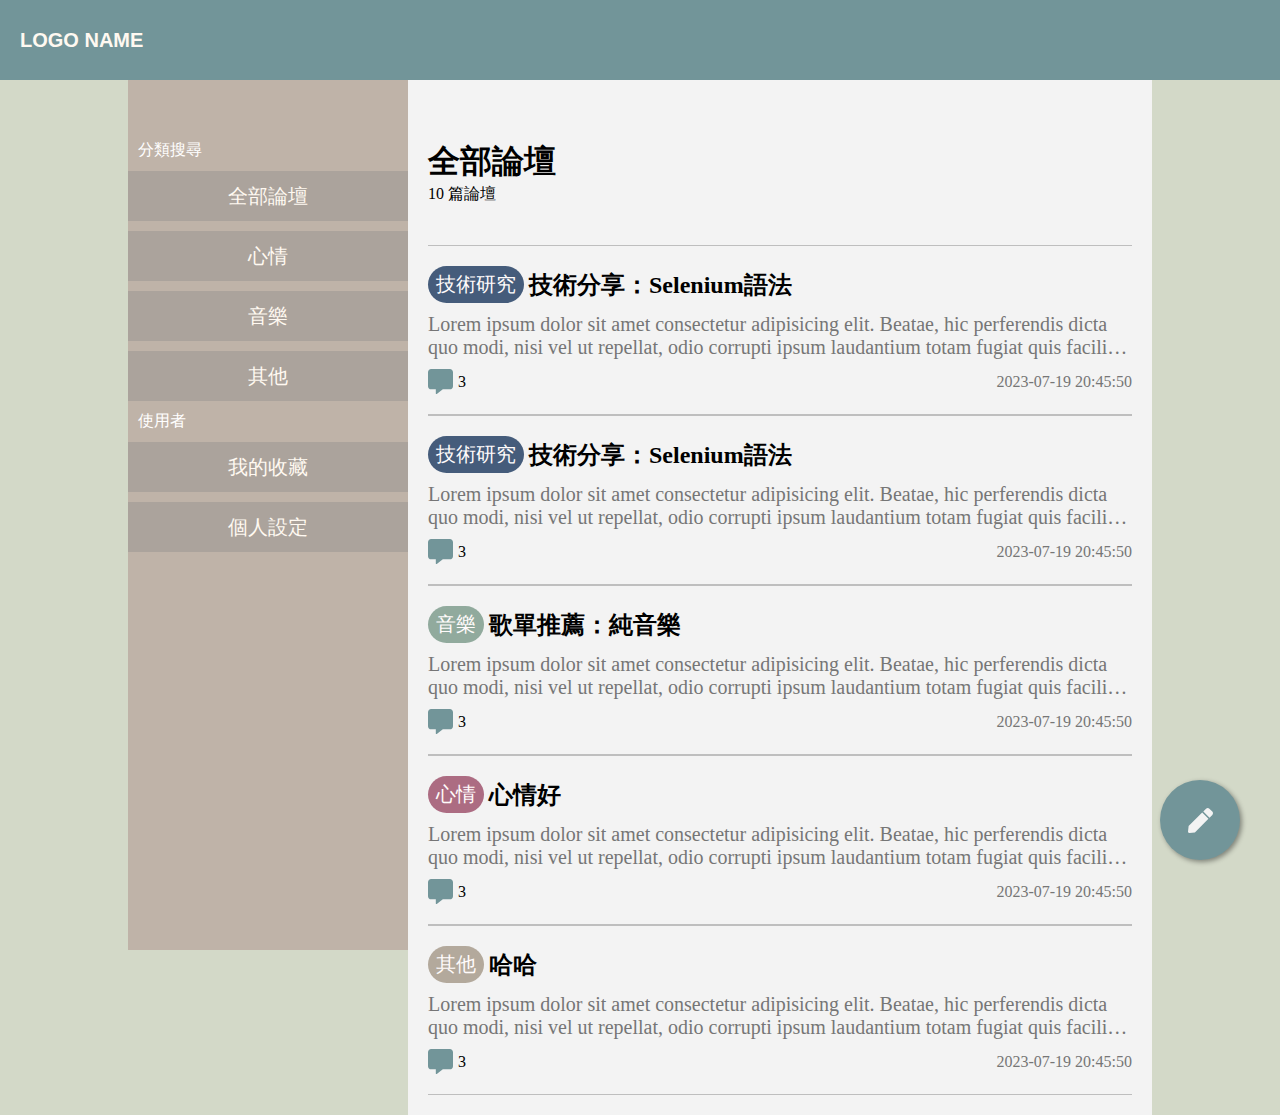
<file: index.html>
<!DOCTYPE html>
<html lang="en">
<head>
    <meta charset="UTF-8">
    <meta name="viewport" content="width=device-width, initial-scale=1.0">
    <title>全部論壇</title>
    <link rel = 'stylesheet' href="index.css">
</head>
<body>
    <div class="header">
        <p class = 'header_title'>
            LOGO NAME
        </p>
    </div>
    <div class="container">
        <div class="midbar">
            <p class="sub">分類搜尋</p>
            <a href="index.html">
                <div class = "color_lump1">
                    <p class = 'option'>
                        全部論壇
                    </p>
                </div>
            </a>
            <div class = "color_lump1">
                <p class = 'option'>
                    心情
                </p>
            </div>
            <div class = "color_lump1">
                <p class = 'option'>
                    音樂
                </p>
            </div>
            <div class = "color_lump1">
                <p class = 'option'>
                    其他
                </p>
            </div>
            <p class="sub">使用者</p>
            <div class = "color_lump1">
                <p class = 'option'>
                    我的收藏
                </p>
            </div>
            <div class = "color_lump1">
                <p class = 'option'>
                    個人設定
                </p>
            </div>
        </div>
        <div class="subjects">
            <div class="title">
                <h1>全部論壇</h1>
                <p>10 篇論壇</p>
            </div>
            
            <div class="lists">
                <a href="artical.html">
                    <div class="list">
                        <h2><span class="classes">技術研究</span>技術分享：Selenium語法</h2>
                        <p class="content">
                            Lorem ipsum dolor sit amet consectetur adipisicing elit. Beatae, hic perferendis dicta quo modi, nisi vel ut repellat, odio corrupti ipsum laudantium totam fugiat quis facilis earum. Odio, aliquid doloremque.
                            Lorem ipsum dolor sit amet consectetur adipisicing elit. Tenetur maxime, nesciunt cum voluptate ratione architecto nemo at alias saepe quae amet, iste aut quibusdam! Illum cum sed inventore debitis aut!
                        </p>
                        <div class="comments">
                            <div class="comment">
                                <img src="./img/comment-alt.svg" alt="">
                                <p>3</p>
                            </div>
                            <p class="date">2023-07-19 20:45:50</p>
                        </div>
                    </div>
                </a>
                <a href="artical.html">
                    <div class="list">
                        <h2><span class="classes">技術研究</span>技術分享：Selenium語法</h2>
                        <p class="content">
                            Lorem ipsum dolor sit amet consectetur adipisicing elit. Beatae, hic perferendis dicta quo modi, nisi vel ut repellat, odio corrupti ipsum laudantium totam fugiat quis facilis earum. Odio, aliquid doloremque.
                            Lorem ipsum dolor sit amet consectetur adipisicing elit. Tenetur maxime, nesciunt cum voluptate ratione architecto nemo at alias saepe quae amet, iste aut quibusdam! Illum cum sed inventore debitis aut!
                        </p>
                        <div class="comments">
                            <div class="comment">
                                <img src="./img/comment-alt.svg" alt="">
                                <p>3</p>
                            </div>
                            <p class="date">2023-07-19 20:45:50</p>
                        </div>
                    </div>
                </a>
                <a href="artical.html">
                    <div class="list">
                        <h2><span class="classes music">音樂</span>歌單推薦：純音樂</h2>
                        <p class="content">
                            Lorem ipsum dolor sit amet consectetur adipisicing elit. Beatae, hic perferendis dicta quo modi, nisi vel ut repellat, odio corrupti ipsum laudantium totam fugiat quis facilis earum. Odio, aliquid doloremque.
                            Lorem ipsum dolor sit amet consectetur adipisicing elit. Tenetur maxime, nesciunt cum voluptate ratione architecto nemo at alias saepe quae amet, iste aut quibusdam! Illum cum sed inventore debitis aut!
                        </p>
                        <div class="comments">
                            <div class="comment">
                                <img src="./img/comment-alt.svg" alt="">
                                <p>3</p>
                            </div>
                            <p class="date">2023-07-19 20:45:50</p>
                        </div>
                    </div>
                </a>
                <a href="artical.html">
                    <div class="list">
                        <h2><span class="classes mood">心情</span>心情好</h2>
                        <p class="content">
                            Lorem ipsum dolor sit amet consectetur adipisicing elit. Beatae, hic perferendis dicta quo modi, nisi vel ut repellat, odio corrupti ipsum laudantium totam fugiat quis facilis earum. Odio, aliquid doloremque.
                            Lorem ipsum dolor sit amet consectetur adipisicing elit. Tenetur maxime, nesciunt cum voluptate ratione architecto nemo at alias saepe quae amet, iste aut quibusdam! Illum cum sed inventore debitis aut!
                        </p>
                        <div class="comments">
                            <div class="comment">
                                <img src="./img/comment-alt.svg" alt="">
                                <p>3</p>
                            </div>
                            <p class="date">2023-07-19 20:45:50</p>
                        </div>
                    </div>
                </a>
                <a href="artical.html">
                    <div class="list">
                        <h2><span class="classes other">其他</span>哈哈</h2>
                        <p class="content">
                            Lorem ipsum dolor sit amet consectetur adipisicing elit. Beatae, hic perferendis dicta quo modi, nisi vel ut repellat, odio corrupti ipsum laudantium totam fugiat quis facilis earum. Odio, aliquid doloremque.
                            Lorem ipsum dolor sit amet consectetur adipisicing elit. Tenetur maxime, nesciunt cum voluptate ratione architecto nemo at alias saepe quae amet, iste aut quibusdam! Illum cum sed inventore debitis aut!
                        </p>
                        <div class="comments">
                            <div class="comment">
                                <img src="./img/comment-alt.svg" alt="">
                                <p>3</p>
                            </div>
                            <p class="date">2023-07-19 20:45:50</p>
                        </div>
                    </div>
                </a>
                
                
            </div>
        </div>
        <div id="btn">
            <img src="./img/pen.svg" alt="" width="25px" height="25px">
        </div>
    </div>
    <div id="alert">
        <div class="alert_content">
            <div class="title">
                <h1>發表新論壇</h1>
                <h1 class="close" id="close">×</h1>
            </div>
            <form id="ComSub" onsubmit="return CheckForm();">
                <h2>論壇分類</h2>
                <div class="radios">
                    <input type="radio" id="mood" name="fav_language" value="mood">
                    <label for="mood">心情</label><br>
                    <input type="radio" id="music" name="fav_language" value="music">
                    <label for="music">音樂</label><br>
                    <input type="radio" id="other" name="fav_language" value="other">
                    <label for="other">其他</label>
                </div>
                <h2>論壇主題</h2>
                <input type="text" id="subject" name="subject">
                <h2>論壇內容</h2>
                <textarea id="content" name="content"></textarea>
                <div class="btns">
                    <button id="btn_cancel">取消</button>
                    <button id="btn_submit">送出</button>
                </div>
            </form>
        </div>
    </div>
</body>
<script src="https://cdnjs.cloudflare.com/ajax/libs/jquery/3.7.0/jquery.min.js"></script>
<script>
    
    $("#btn").click(
        function(){
            $("#alert").css("top","0");
        }
    );
    $("#close").click(
        function(){
            $("#alert").css("top","-100%");
        }
    );
    $("#btn_cancel").click(
        function(){
            $("#alert").css("top","-100%");
            return false;
        }
    );

    function CheckForm(){
        const formElement = document.getElementById('ComSub');
        const newSubject = formElement[3].value;
        const newComment = formElement[4].value;
        const music = document.getElementById("music").checked;
        const mood = document.getElementById("mood").checked;
        const other = document.getElementById("other").checked;

        if (music == false && mood == false && other == false){
            
            alert("請選擇主題");
            return false;
        }else if(newSubject == "" || newComment == ""){
            
            alert("請輸入內文");
            return false;
        }else{
            return true;
        }
}
</script>
</html>
</file>
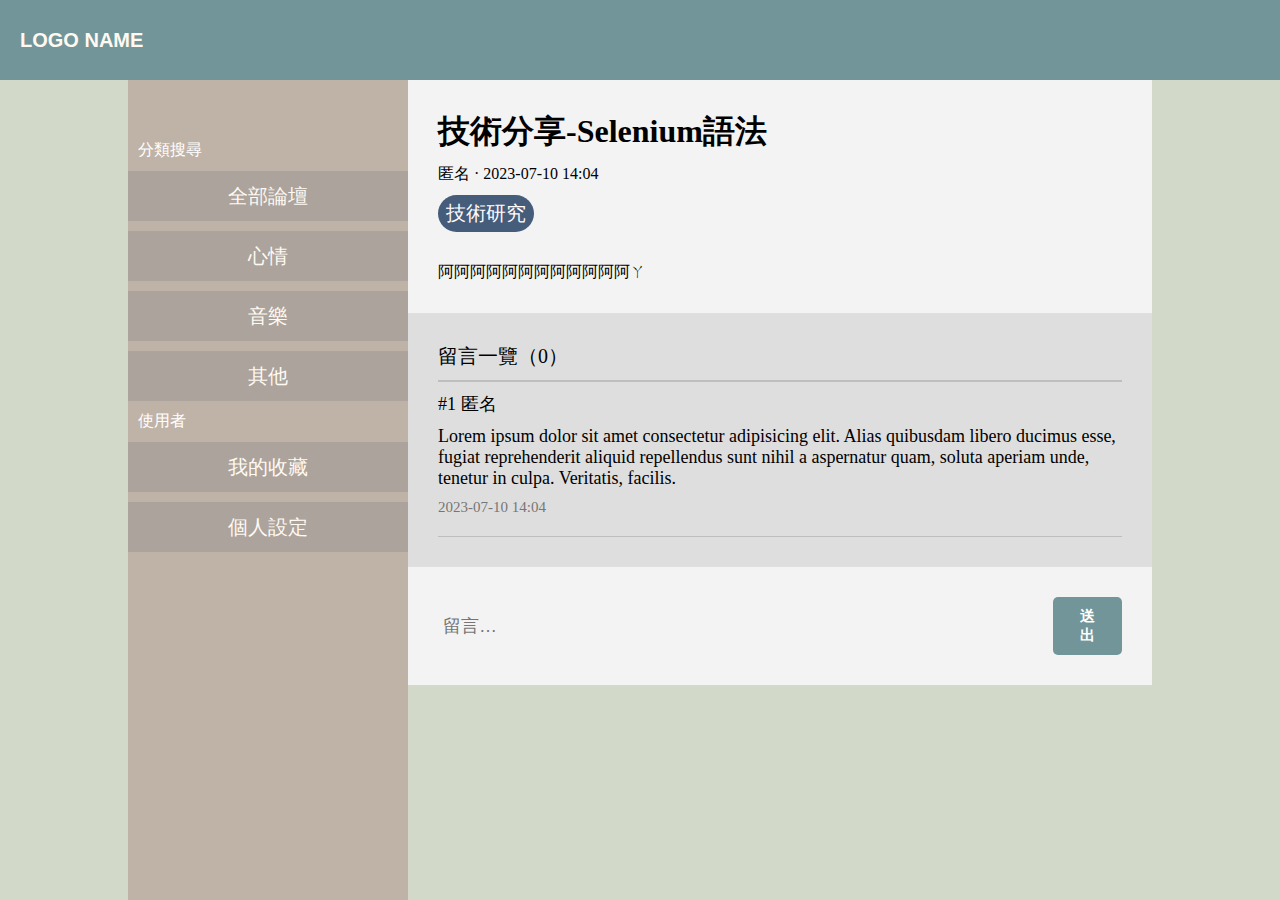
<file: artical.html>
<!DOCTYPE html>
<html lang="en">
<head>
    <meta charset="UTF-8">
    <meta name="viewport" content="width=device-width, initial-scale=1.0">
    <title>論壇名稱</title>
    <link rel = 'stylesheet' href="artical.css">
</head>
<body>
    <div class="header">
        <p class = 'header_title'>
            LOGO NAME
        </p>
    </div>
    <div class="container">
        <div class="midbar">
            <p class="sub">分類搜尋</p>
            <a href="index.html">
                <div class = "color_lump1">
                    <p class = 'option'>
                        全部論壇
                    </p>
                </div>
            </a>
            <div class = "color_lump1">
                <p class = 'option'>
                    心情
                </p>
            </div>
            <div class = "color_lump1">
                <p class = 'option'>
                    音樂
                </p>
            </div>
            <div class = "color_lump1">
                <p class = 'option'>
                    其他
                </p>
            </div>
            <p class="sub">使用者</p>
            <div class = "color_lump1">
                <p class = 'option'>
                    我的收藏
                </p>
            </div>
            <div class = "color_lump1">
                <p class = 'option'>
                    個人設定
                </p>
            </div>
        </div>
        <!--
        <div class="subjects">
            
            <div class="title">
                <h1>技術分享-Selenium語法</h1>
                <p>匿名 · 2023-07-10 14:04</p>
                <h2><span class="classes">技術研究</span></h2>
            </div>
            
            <div class="content">
                <p>阿阿阿阿阿阿阿阿阿阿阿阿ㄚ</p>
                
                <p>阿阿阿阿阿阿阿阿阿阿阿阿ㄚ</p>
                
            </div>
            
            <div class="comment"></div>
        </div>
        -->
        <div class="contents">
            <div class="title">
                <div class="ti">
                    <h1>技術分享-Selenium語法</h1>
                    <p>匿名 · 2023-07-10 14:04</p>
                    <h2><span class="classes">技術研究</span></h2>
                </div>
            </div>
            <div class="content">
                <div class="con_detail">
                    <p>阿阿阿阿阿阿阿阿阿阿阿阿ㄚ</p>
                </div>
            </div>
            <div class="comment">
                <div class="comment_list">
                    <p class="sum">留言一覽（0）</p>
                    <div class="coms">
                        <p class="header_detail">#1 匿名</p>
                        <p class="comment_text">Lorem ipsum dolor sit amet consectetur adipisicing elit. Alias quibusdam libero ducimus esse, fugiat reprehenderit aliquid repellendus sunt nihil a aspernatur quam, soluta aperiam unde, tenetur in culpa. Veritatis, facilis.</p>
                        <p class="comment_date">2023-07-10 14:04</p>
                    </div>
                </div>
                <div class="form">
                    <form id="ComSub" onsubmit="return CheckForm();">
                        <input type="text" id="newComment" name="newComment" placeholder="留言…">
                        <button id="sub">送出</button>
                    </form>
                </div>
            </div>
        </div>
    </div>
    
</body>
<script src="https://cdnjs.cloudflare.com/ajax/libs/jquery/3.7.0/jquery.min.js"></script>
<script>


function CheckForm(){
    const formElement = document.getElementById('ComSub');
    const newComment = formElement[0].value;
    

    if (newComment == ""){
        alert("留言不可為空");
        return false;
    }
}
</script>

</html>
</file>
<file: index.css>
*{
    margin: 0;
    padding: 0;
    position: relative;
}
a{
    text-decoration: none;
    color: initial;
}
body{
    background-color: #D3D9C8;
}
.header{
    background-color: #729599;
    height: 80px;
    line-height: 80px;
    position: fixed;
    width: 100%;
    z-index: 1;
}
.header_title{
    font-size: 20px;
    font-weight: bold;
    font-family: Arial, Helvetica, sans-serif;
    color:#FFF9F1;
    margin-left: 20px;
}
.option{
    
    font-size: 20px;
    font-weight: regular;
    font-family: Arial, Helvetica, sans-serif;
    color:#FFF9F1;
}
.container{
    width: 80%;
    margin-left: auto;
    margin-right: auto;
    display: flex;

}

.midbar{
    background-color: #BFB3A8;
    width: 280px;
    height: calc(100vh - 80px);
    position: fixed;
    padding-top: 50px;
    color: white;
    margin-top: 80px;
}
.midbar .sub{
    margin-top: 10px;
    margin-left: 10px;
}
.color_lump1{
    background-color: #ABA39C;
    width: 280px;
    height: 30px;
    line-height: 30px;
    text-align: center;
    margin-top: 10px;
    padding: 10px 0;
    margin-left: 0;
    cursor: pointer;
}

.subjects{
    background-color: #F3F3F3;
    width: calc(100% - 320px);
    /*min-height: calc(100vh - 120px);*/
    margin-left: auto;
    padding: 20px;
    margin-top: 80px;
}
.subjects .title{
    margin-top: 40px;
    margin-bottom: 40px;
}
.subjects .lists .list{
    width: 100%;
    border-top: 1px solid #bebebe;
    border-bottom: 1px solid #bebebe;
    padding: 20px 0;
    cursor: pointer;
}
.subjects .lists .list:hover{
    background-color: #e2e0e0;
}
.subjects .lists .list h2{
    display: flex;
    align-items: center;
    margin-bottom: 10px;
}
.subjects h2 span{
    font-weight: normal;
    font-size: 20px;
    background-color: #455C7B;
    color: #FFFBFB;
    padding: 5px 8px;
    border-radius: 25px;
    margin-right: 5px;
}
.subjects .music{
    background-color: #91AA9D;
}
.subjects .mood{
    background-color: #AC6C82;
}
.subjects .other{
    background-color: #b3a99c;
}
.subjects .lists .list .content{
    color: #767676;
    font-size: 20px;
    overflow: hidden;
    display: -webkit-box;
    text-overflow: ellipsis;
    -webkit-line-clamp: 2; /*行數*/
    -webkit-box-orient: vertical;
    white-space: normal;
    margin-bottom: 10px;
}
.subjects .lists .list .comments{
    display: flex;
    align-items: center;
    justify-content: space-between;
}
.subjects .lists .list .comments .date{
    color: #767676;
}
.subjects .lists .list .comment{
    display: flex;
    align-items: center;
    
}

.subjects .lists .list .comment img{
    margin-right: 5px;
}
#btn{
    position: fixed;
    width: 80px;
    height: 80px;
    border-radius: 100%;
    background-color: #729599;
    right: 40px;
    bottom: 40px;
    display: flex;
    align-items: center;
    justify-content: center;
    box-shadow: 2px 2px 5px rgba(0, 0, 0, 0.4);
    cursor: pointer;
}
#alert{
    position: fixed;
    width: 100%;
    height: 100vh;
    background-color: rgba(0, 0, 0, 0.4);
    top: -100%;
    z-index: 2;
    display: flex;
    align-items: center;
    justify-content: center;
    transition: 0.5s;
}
#alert .alert_content{
    width: 50%;
    
    border-radius: 15px;
    background-color: #f3f3f3;
    box-shadow: 2px 2px 5px rgba(0, 0, 0, 0.4);
    padding: 30px;
    color: #3E606F;
}
#alert .alert_content .title{
    display: flex;
    align-items: center;
    justify-content: space-between;
    margin-bottom: 10px;
}
#alert .alert_content .title .close{
    width: 40px;
    height: 40px;
    display: flex;
    align-items: center;
    justify-content: center;
    background-color: #ff9a9a;
    border-radius: 100%;
    color: #fff;
    cursor: pointer;
}
#alert .alert_content .title .close:hover{
    background-color: #ff7a7a;
}
#alert .alert_content h2{
    margin-top: 10px;
}
#alert .alert_content .radios{
    display: flex;
    align-items: center;
    color: #333;
    margin-top: 10px;
}
#alert .alert_content .radios label{
    margin-right: 30px;
    margin-left: 5px;
}
#alert .alert_content input[type = "text"]{
    width: 100%;
    padding: 5px 0px;
    outline: none;
    margin-top: 10px;
    font-size: 15px;
}
#alert .alert_content textarea{
    width: 100%;
    resize: none;
    height: 120px;
    font-size: 15px;
    outline: none;
    padding: 5px 0px;
    margin-top: 10px;
}
#alert .alert_content .btns{
    width: 100%;
    text-align: right;
    margin-top: 10px;
}
#btn_cancel,#btn_submit{
    padding: 10px 20px;
    color: #fff;
    font-weight: 700;
    border: none;
    border-radius: 5px;
    cursor: pointer;
    font-size: 15px;
}
#btn_cancel{
    background-color: #767676;
}
#btn_submit{
    background-color: #729599;
}
</file>
<file: artical.css>
*{
    margin: 0;
    padding: 0;
    position: relative;
}
a{
    text-decoration: none;
    color: initial;
}
body{
    background-color: #D3D9C8;
}
.header{
    background-color: #729599;
    height: 80px;
    line-height: 80px;
    position: fixed;
    width: 100%;
    z-index: 1;
}
.header_title{
    font-size: 20px;
    font-weight: bold;
    font-family: Arial, Helvetica, sans-serif;
    color:#FFF9F1;
    margin-left: 20px;
}
.option{
    
    font-size: 20px;
    font-weight: regular;
    font-family: Arial, Helvetica, sans-serif;
    color:#FFF9F1;
}
.container{
    width: 80%;
    margin-left: auto;
    margin-right: auto;
    display: flex;

}

.midbar{
    background-color: #BFB3A8;
    width: 280px;
    height: calc(100vh - 80px);
    position: fixed;
    padding-top: 50px;
    color: white;
    margin-top: 80px;
}
.midbar .sub{
    margin-top: 10px;
    margin-left: 10px;
}
.color_lump1{
    background-color: #ABA39C;
    width: 280px;
    height: 30px;
    line-height: 30px;
    text-align: center;
    margin-top: 10px;
    padding: 10px 0;
    margin-left: 0;
    cursor: pointer;
}
.contents{
    background-color: #F3F3F3;
    width: calc(100% - 280px);
    /*height: calc(100vh - 80px);*/
    margin-left: auto;
    margin-top: 80px;
    display: flex;
    flex-direction: column;
}
.contents .title{
    width: 100%;
    /*height: 20%;*/
    
    background-color: #f3f3f3;
    display: flex;
    justify-content: center;
    flex-direction: column;
}
.contents .title .ti{
    padding: 30px;
}
.contents .title h1,.contents .title p{
    
    margin-bottom: 10px;
}
.contents .title h2{
    
    display: flex;
}
.contents .title h2 span{
    font-weight: normal;
    font-size: 20px;
    background-color: #455C7B;
    color: #FFFBFB;
    padding: 5px 8px;
    border-radius: 25px;
    margin-right: 5px;
}
.contents .title .music{
    background-color: #91AA9D;
}
.contents .title .mood{
    background-color: #AC6C82;
}
.contents .title .other{
    background-color: #b3a99c;
}
.contents .content .con_detail{
    padding: 30px;
    padding-top: 0;
    /*min-height: 30vh;*/
}
.contents .comment{
    background-color: #DEDEDE;
}
.contents .comment .comment_list{
    padding: 30px;

}
.contents .comment .comment_list .sum{
    font-size: 20px;
    padding-bottom: 10px;
    border-bottom: 1px solid #bebebe;
}
.contents .comment .comment_list .coms{
    padding: 10px 0;
    border-top: 1px solid #bebebe;
    border-bottom: 1px solid #bebebe;
}
.contents .comment .comment_list .coms p{
    font-size: 18px;
    margin-bottom: 10px;
}
.contents .comment .comment_list .coms .comment_date{
    font-size: 15px;
    color: #767676;
}
.contents .comment .form{
    background-color: #f3f3f3;
}
.contents .comment .form form{
    padding: 30px;
    display: flex;
    align-items: center;
    justify-content: space-between;
}
.contents .comment .form form input{
    width: 90%;
    font-size: 18px;
    padding: 2px 5px;
    outline: none;
    border: none;
    background-color: #f3f3f3;
}
#sub{
    padding: 10px 20px;
    color: #fff;
    font-weight: 700;
    border: none;
    border-radius: 5px;
    cursor: pointer;
    font-size: 15px;
    background-color: #729599;
}
</file>
